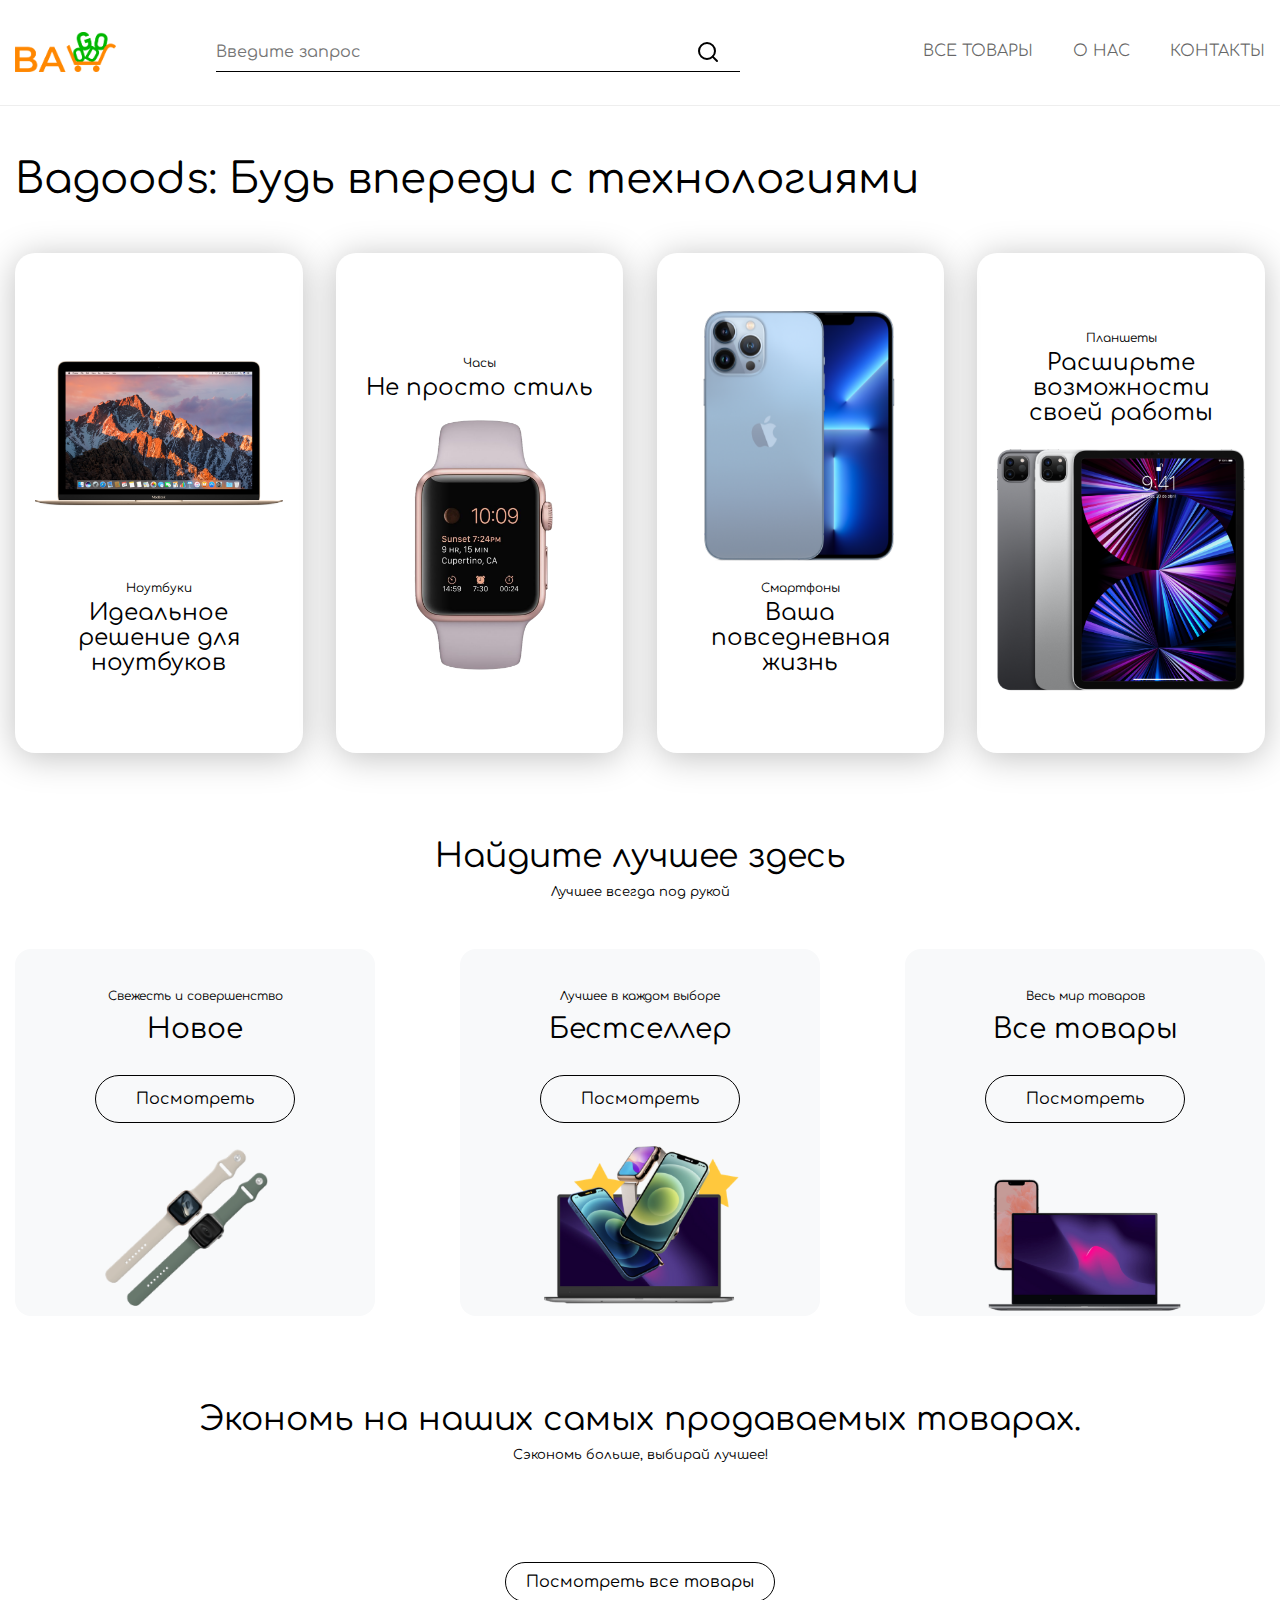
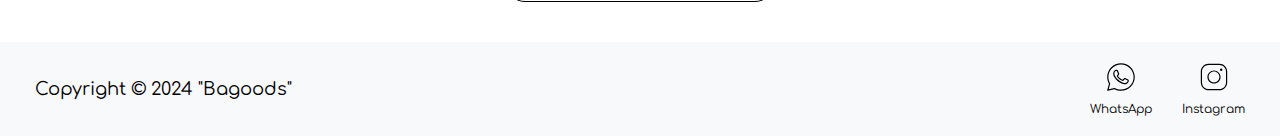
<file: index.html>
<!doctype html>
<html lang="en">
<head>
    <meta charset="UTF-8">
    <meta name="viewport"
          content="width=device-width, user-scalable=no, initial-scale=1.0, maximum-scale=1.0, minimum-scale=1.0">
    <meta http-equiv="X-UA-Compatible" content="ie=edge">
    <meta name="description" content="Магазин электроники и бытовой техники в Бишкеке. Широкий ассортимент электронных товаров и товаров бытовой техники по доступным ценам">
    <meta name="keywords" content="Bagoods, Магазин электроники, электроника, техника, Бишкек, apple, iphone, samsung, macbook, стиральные машины, телефон, планшет, ноутбуки, смартфоны, гаджеты, аксессуары, бытовая техника, умные устройства">
    <meta name="author" content="Bagoods">
    <meta name="robots" content="index, follow">
    <meta name="googlebot" content="index, follow">
    <meta name="yandex-verification" content="a5c0a622bbf318a3" />

    <meta property="og:title" content="Магазин электроники в Бишкеке">
    <meta property="og:description" content="Широкий ассортимент электронных товаров.">
    <meta property="og:url" content="https://bagoods.kg/">
    <meta property="og:type" content="website">

    <!-- Теги Twitter Card для лучшего отображения в Twitter -->
    <meta name="twitter:title" content="Магазин электроники в Бишкеке">
    <meta name="twitter:description" content="Широкий ассортимент электронных товаров.">

    <title>Bagoods</title>
    <link rel="preconnect" href="https://fonts.googleapis.com">
    <link rel="preconnect" href="https://fonts.gstatic.com" crossorigin>
    <link href="https://fonts.googleapis.com/css2?family=Comfortaa&display=swap" rel="stylesheet">
    <link rel="stylesheet" href="styles/style.css">
</head>
<body>
<header class="header">
    <div class="container">
        <div class="header-row">
            <div class="header-logo"><a href="index.html"><img src="images/logo.png" alt=""></a></div>
            <nav class="main-nav nav-hidden" id="mainNav">
                <form id="searchForm">
                    <div class="search-container">
                        <input type="text" id="searchInput" name="searchInput" placeholder="Введите запрос">
                        <button type="submit" id="searchButton">
                            <img src="images/icons/search-icon.svg" alt="Search Icon">
                        </button>
                    </div>
                    <div id="searchError" class="error-message"></div>
                </form>
                <ul class="header-links">
                    <li class="header-link"><a href="products.html">Все товары</a></li>
                    <li class="header-link"><a href="about-us.html">О нас</a></li>
                    <li class="header-link"><a href="contacts.html">Контакты</a></li>
                </ul>
            </nav>
            <button class="nav-btn" type="button" id="navBtn"><span></span></button>
        </div>
    </div>
</header>
    <main>
        <section class="hero">
            <div class="container">
                <h1>Bagoods: Будь впереди с технологиями</h1>
                <div class="boxes">
                    <div class="box box-1">
                        <a href="">
                            <img src="images/material/boxes-laptop.png" alt="">
                            <div class="boxes-text">
                                <p>Ноутбуки</p>
                                <h4>Идеальное решение для ноутбуков</h4>
                            </div>
                        </a>
                    </div>

                    <div class="box box-2">
                        <a href="">
                            <div class="boxes-text">
                                <p>Часы</p>
                                <h4>Не просто стиль</h4>
                            </div>
                            <img src="images/material/boxes-watch.png" alt="">
                        </a>
                    </div>

                    <div class="box box-3">
                        <a href="">
                            <img src="images/material/boxes-phones.png" alt="">
                            <div class="boxes-text">
                                <p>Смартфоны</p>
                                <h4>Ваша повседневная жизнь</h4>
                            </div>
                        </a>
                    </div>

                    <div class="box box-4">
                        <a href="">
                            <div class="boxes-text">
                                <p>Планшеты</p>
                                <h4>Расширьте возможности своей работы</h4>
                            </div>
                            <img src="images/material/boxes-tablet.png" alt="">
                        </a>
                    </div>
                </div>
            </div>
        </section>
        <section class="bestseller">
            <div class="container">
                <h2>Найдите лучшее здесь</h2>
                <p class="bestseller-signing">Лучшее всегда под рукой</p>
                <div class="bestseller-boxes">
                    <div class="bestseller-box">
                        <p>Свежесть и совершенство</p>
                        <h4>Новое</h4>
                        <a href="new-products.html">Посмотреть</a>
                        <img src="images/material/bestseller-watch.png" alt="">
                    </div>
                    <div class="bestseller-box">
                        <p>Лучшее в каждом выборе</p>
                        <h4>Бестселлер</h4>
                        <a href="bestseller-products.html">Посмотреть</a>
                        <img src="images/material/bestseller-phones.png" alt="">
                    </div>
                    <div class="bestseller-box">
                        <p>Весь мир товаров</p>
                        <h4>Все товары</h4>
                        <a href="products.html">Посмотреть</a>
                        <img src="images/material/bestseller-laptop.png" alt="">
                    </div>
                </div>
            </div>
        </section>
        <section class="all-products">
            <div class="container">
                <h2 class="index-all-products-header">Экономь на наших самых продаваемых товарах.</h2>
                <p class="all-products-signing">Сэкономь больше, выбирай лучшее!</p>

                <div class="index-all-products-boxes">

                </div>

            </div>
        </section>

        <div class="see-all-products">
            <a href="products.html">Посмотреть все товары</a>
        </div>

    </main>
    <footer class="footer">
        <div class="container">
            <div class="footer-wrapper">
                <span>Copyright © 2024 "Bagoods"</span>
                <div class="footer-icons">
                    <a class="footer-icon-whatsapp" href="#">WhatsApp</a>
                    <a class="footer-icon-instagram" href="#">Instagram</a>
                </div>
            </div>
        </div>
    </footer>
<script src="js/nav.js"></script>
<script>
    const allProducts = document.querySelector('.index-all-products-boxes');

    allProducts.addEventListener('click', (event) => {
        const target = event.target.closest('.all-products-box');
        if (target) {
            event.preventDefault();
            const productId = target.getAttribute('href').split('=').pop();
            window.open(`single-product.html?id=${productId}`);
        }
    });

    fetch('https://bagoods.kg/api/v1/products')
        .then(response => response.json())
        .then(data => {
            data.results.slice(0, 4).forEach(product => {
                const allProductsBox = document.createElement('a');
                allProductsBox.className = 'all-products-box';

                allProductsBox.href = `single-product.html?id=${product.id}`;

                const imageHTML = `<img src="https://bagoods.kg${product.main_image?.image || ''}" alt="${product.name}">`;
                const nameHTML = `<h4>${product.name}</h4>`;

                const priceHTML = product.old_price
                    ? `<span class="old-price">${product.old_price} с.</span><span class="price">${product.current_price} с.</span>`
                    : `<span class="price">${product.current_price} с.</span>`;

                allProductsBox.innerHTML = `${imageHTML}${nameHTML}${priceHTML}`;
                allProducts.appendChild(allProductsBox);
            });
        })
        .catch(error => {
            console.error('Ошибка запроса:', error);
        });


</script>
<script src="js/search.js"></script>
</body>
</html>
</file>
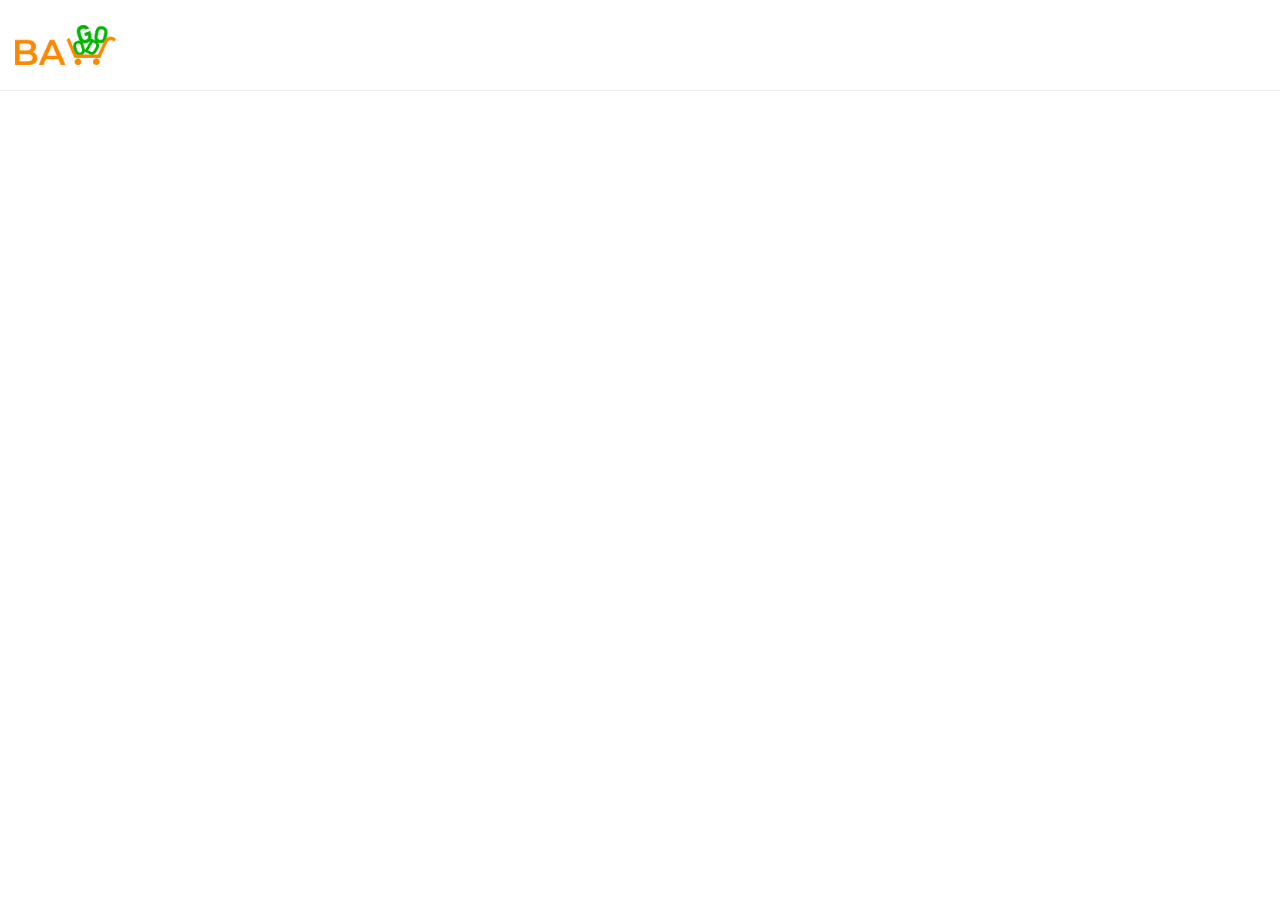
<file: bestseller-products.html>
<!doctype html>
<html lang="en">
<head>
    <meta charset="UTF-8">
    <meta name="viewport"
          content="width=device-width, user-scalable=no, initial-scale=1.0, maximum-scale=1.0, minimum-scale=1.0">
    <meta http-equiv="X-UA-Compatible" content="ie=edge">
    <meta name="description" content="Магазин электроники и бытовой техники в Бишкеке. Широкий ассортимент электронных товаров и товаров бытовой техники по доступным ценам">
    <meta name="keywords" content="Bagoods, Магазин электроники, электроника, техника, Бишкек, apple, iphone, samsung, macbook, стиральные машины, телефон, планшет, ноутбуки, смартфоны, гаджеты, аксессуары, бытовая техника, умные устройства">
    <meta name="author" content="Bagoods">
    <meta name="robots" content="index, follow">
    <meta name="googlebot" content="index, follow">
    <meta name="yandex-verification" content="a5c0a622bbf318a3" />

    <meta property="og:title" content="Магазин электроники в Бишкеке">
    <meta property="og:description" content="Широкий ассортимент электронных товаров.">
    <meta property="og:url" content="https://bagoods.kg/">
    <meta property="og:type" content="website">

    <!-- Теги Twitter Card для лучшего отображения в Twitter -->
    <meta name="twitter:title" content="Магазин электроники в Бишкеке">
    <meta name="twitter:description" content="Широкий ассортимент электронных товаров.">

    <title>Bagoods</title>
    <link rel="preconnect" href="https://fonts.googleapis.com">
    <link rel="preconnect" href="https://fonts.gstatic.com" crossorigin>
    <link href="https://fonts.googleapis.com/css2?family=Comfortaa&display=swap" rel="stylesheet">
    <link rel="stylesheet" href="styles/style.css">
</head>
<body>
<header class="header">
    <div class="container">
        <div class="header-row">
            <div class="header-logo"><a href="index.html"><img src="images/logo.png" alt=""></a></div>
            <nav class="main-nav nav-hidden" id="mainNav">
                <form id="searchForm">
                    <div class="search-container">
                        <input type="text" id="searchInput" name="searchInput" placeholder="Введите запрос">
                        <button type="submit" id="searchButton">
                            <img src="images/icons/search-icon.svg" alt="Search Icon">
                        </button>
                    </div>
                    <div id="searchError" class="error-message"></div>
                </form>
                <ul class="header-links">
                    <li class="header-link"><a href="products.html">Все товары</a></li>
                    <li class="header-link"><a href="about-us.html">О нас</a></li>
                    <li class="header-link"><a href="contacts.html">Контакты</a></li>
                </ul>
            </nav>
            <button class="nav-btn" type="button" id="navBtn"><span></span></button>
        </div>
    </div>
</header>
<main>
    <div class="bestseller-products">
        <div class="container">
            <div class="bestseller-products-boxes" id="allProductsBoxes">

            </div>
        </div>
    </div>
</main>
<script>
    document.addEventListener('DOMContentLoaded', () => {
        const allProducts = document.getElementById('allProductsBoxes');

        fetch('https://bagoods.kg/api/v1/products/?ordering=-order_count')
            .then(response => response.json())
            .then(data => {
                data.results.forEach(product => {
                    const allProductsBox = document.createElement('a');
                    allProductsBox.className = 'all-products-box';
                    allProductsBox.href = `https://bagoods.kg/single-product.html?id=${product.id}`;

                    const imageHTML = `<img src="https://bagoods.kg${product.main_image?.image || ''}" alt="${product.name}">`;
                    const nameHTML = `<h4>${product.name}</h4>`;

                    const priceHTML = product.old_price
                        ? `<span class="old-price">${product.old_price} с.</span><span class="price">${product.current_price} с.</span>`
                        : `<span class="price">${product.current_price} с.</span>`;

                    allProductsBox.innerHTML = `${imageHTML}${nameHTML}${priceHTML}`;
                    allProducts.appendChild(allProductsBox);
                });
            })
            .catch(error => {
                console.error('Ошибка запроса товаров:', error);
            });
    });
</script>
</body>
</html>
</file>
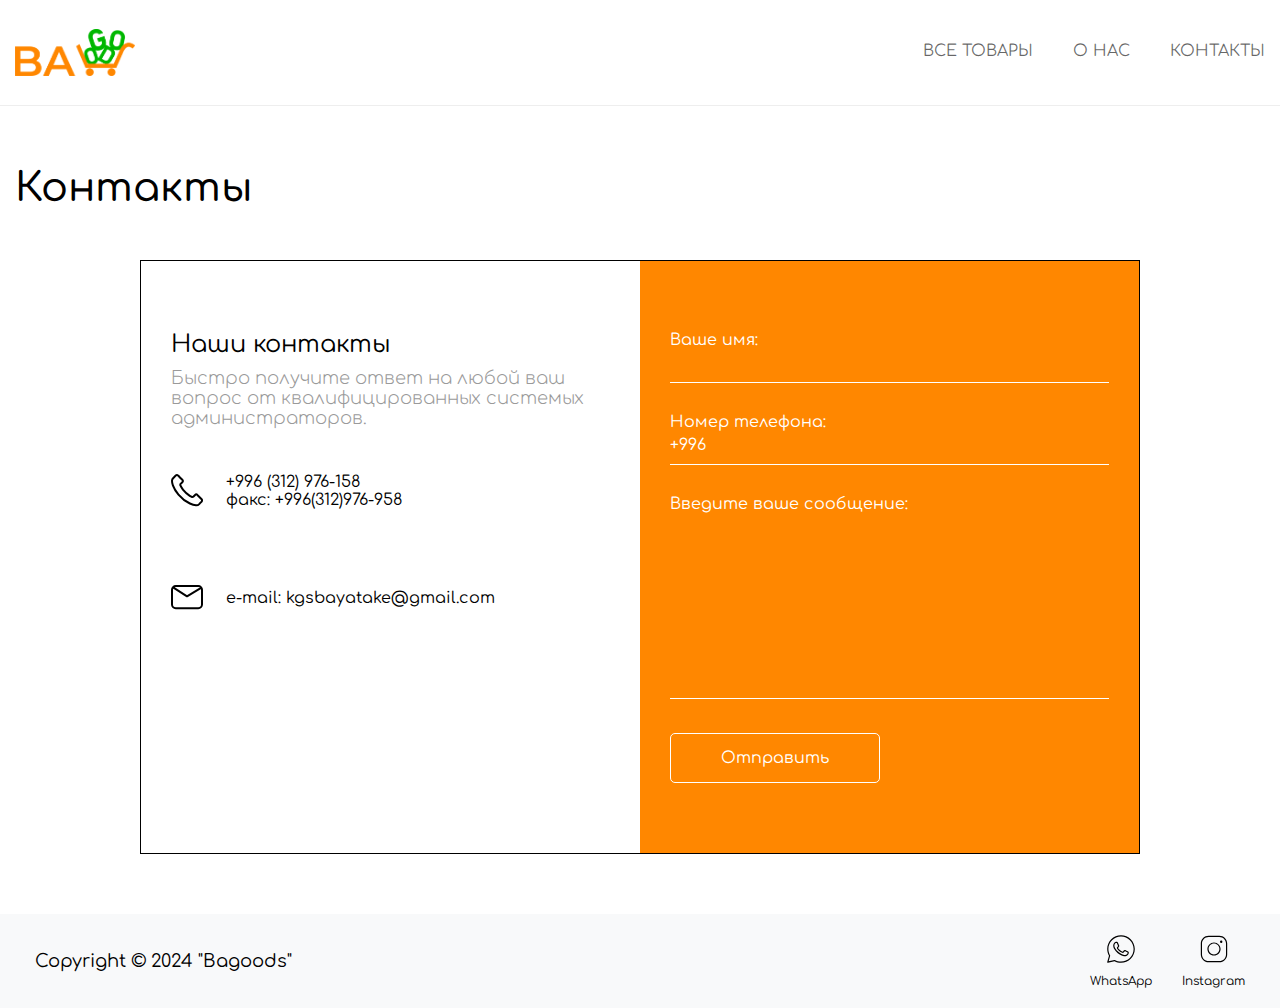
<file: contacts.html>
<!doctype html>
<html lang="en">
<head>
    <meta charset="UTF-8">
    <meta name="viewport"
          content="width=device-width, user-scalable=no, initial-scale=1.0, maximum-scale=1.0, minimum-scale=1.0">
    <meta http-equiv="X-UA-Compatible" content="ie=edge">
    <meta name="description" content="Магазин электроники и бытовой техники в Бишкеке. Широкий ассортимент электронных товаров и товаров бытовой техники по доступным ценам">
    <meta name="keywords" content="Bagoods, Магазин электроники, электроника, техника, Бишкек, apple, iphone, samsung, macbook, стиральные машины, телефон, планшет, ноутбуки, смартфоны, гаджеты, аксессуары, бытовая техника, умные устройства">
    <meta name="author" content="Bagoods">
    <meta name="robots" content="index, follow">
    <meta name="googlebot" content="index, follow">
    <meta name="yandex-verification" content="a5c0a622bbf318a3" />

    <meta property="og:title" content="Магазин электроники в Бишкеке">
    <meta property="og:description" content="Широкий ассортимент электронных товаров.">
    <meta property="og:url" content="https://bagoods.kg/">
    <meta property="og:type" content="website">

    <!-- Теги Twitter Card для лучшего отображения в Twitter -->
    <meta name="twitter:title" content="Магазин электроники в Бишкеке">
    <meta name="twitter:description" content="Широкий ассортимент электронных товаров.">

    <title>Bagoods</title>
    <link rel="preconnect" href="https://fonts.googleapis.com">
    <link rel="preconnect" href="https://fonts.gstatic.com" crossorigin>
    <link href="https://fonts.googleapis.com/css2?family=Comfortaa&display=swap" rel="stylesheet">
    <link rel="stylesheet" href="styles/style.css">
</head>
<body>
    <header class="header">
        <div class="container">
            <div class="header-row header-row-no-input">
                <div class="header-logo"><a href="index.html"><img src="images/logo.png" alt=""></a></div>
                <nav class="main-nav nav-hidden" id="mainNav">
                    <ul class="header-links">
                        <li class="header-link"><a href="products.html">Все товары</a></li>
                        <li class="header-link"><a href="about-us.html">О нас</a></li>
                        <li class="header-link"><a href="">Контакты</a></li>
                    </ul>
                </nav>
                <button class="nav-btn" type="button" id="navBtn"><span></span></button>
            </div>
        </div>
    </header>
    <main>
        <section class="contacts-page">
            <div class="container">
                <h3>Контакты</h3>
                <div class="contacts-page-wrapper">
                    <div class="contacts-page-sides">
                        <div class="contacts-page-left">
                            <h4>Наши контакты</h4>
                            <p>Быстро получите ответ на любой ваш вопрос от квалифицированных системых администраторов.</p>

                            <div class="contacts-page-left-info">
                                <div class="contacts-page-left-info-element contacts-page-left-info-element-1">
                                    <a href="tel:996312976158">+996 (312) 976-158</a><br>
                                    <a href="tel:996312976958">факс: +996(312)976-958</a>
                                </div>
                                <div class="contacts-page-left-info-element contacts-page-left-info-element-2">
                                    <a href="mailto:kgsbayatake@gmail.com">e-mail: kgsbayatake@gmail.com</a>
                                </div>
                            </div>
                        </div>
                        <div class="contacts-page-right">
                            <div class="request-has-been-sent" id="response-message">Ваш запрос отправлен!</div>
                            <form action="" id="request-form">
                                <p>Ваше имя:</p>
                                <input type="text" name="name" required>
                                <p>Номер телефона:</p>
                                <input type="tel" name="phone" value="+996 " required>
                                <p>Введите ваше сообщение:</p>
                                <textarea name="message" id="" cols="20" rows="10"  required></textarea>
                                <button type="button" onclick="submitForm()">Отправить</button>
                                <div class="request-success-message" id="success-message">Успешно отправлено!</div>

                            </form>
                        </div>
                    </div>
                </div>
            </div>
        </section>
    </main>
    <footer class="footer">
        <div class="container">
            <div class="footer-wrapper">
                <span>Copyright © 2024 "Bagoods"</span>
                <div class="footer-icons">
                    <a class="footer-icon-whatsapp" href="#">WhatsApp</a>
                    <a class="footer-icon-instagram" href="#">Instagram</a>
                </div>
            </div>
        </div>
    </footer>

    <script>
        function submitForm() {
            const form = document.getElementById('request-form');
            const formData = new FormData(form);

            fetch('/api/v1/message/', {
                method: 'POST',
                body: formData
            })
                .then(response => response.json())
                .then(data => {
                    displayResponse(data);
                })
                .catch(error => {
                    console.error('Error:', error);
                });
        }

        function displayResponse(data) {
            const responseMessage = document.getElementById('success-message');
            responseMessage.innerHTML = 'Успешно отправлено!';

            responseMessage.style.display = 'block';

            setTimeout(function () {
                responseMessage.style.display = 'none';
            }, 3000); // Hide after 3 seconds
        }

    </script>
    <script src="js/nav.js"></script>
</body>
</html>
</file>
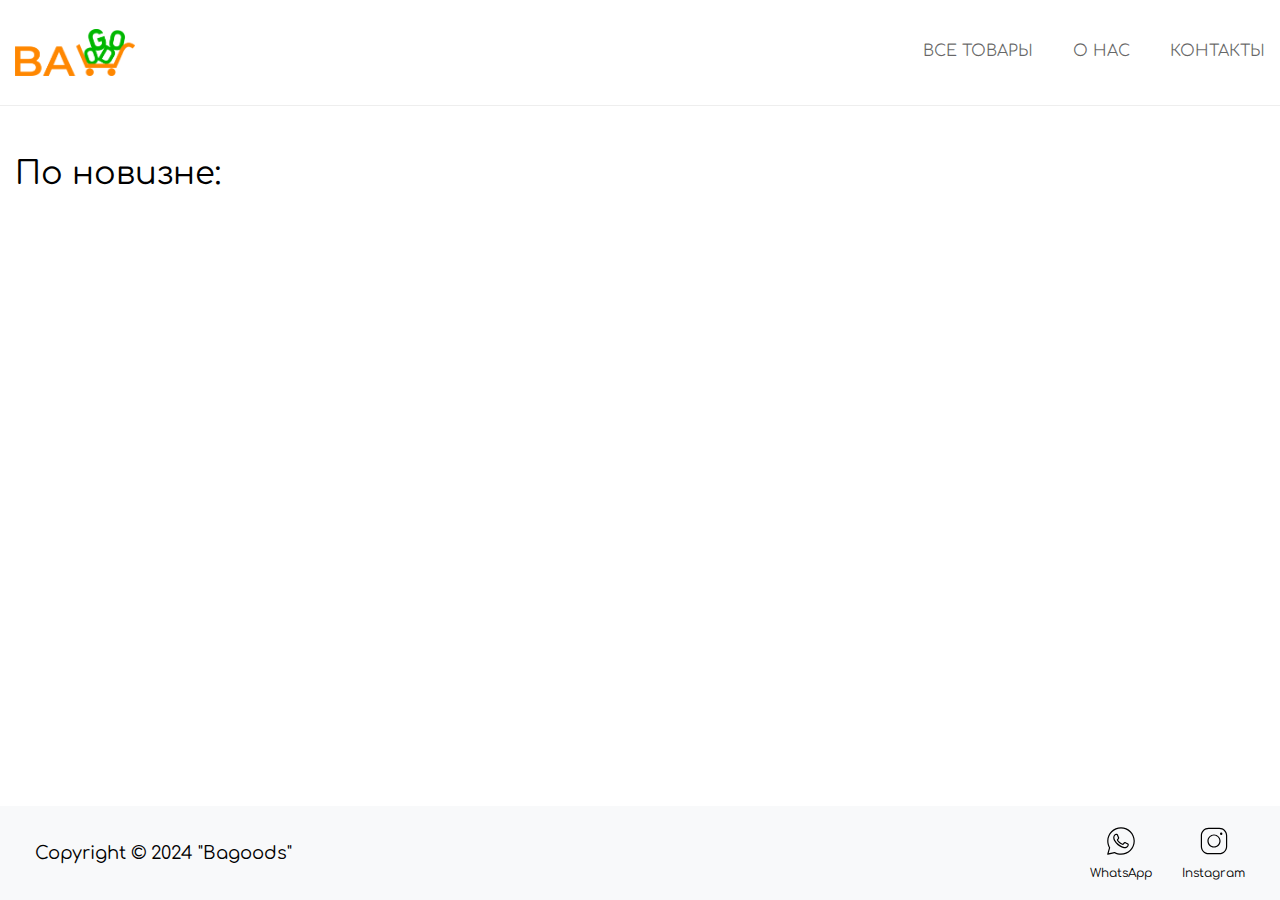
<file: new-products.html>
<!doctype html>
<html lang="en">
<head>
    <meta charset="UTF-8">
    <meta name="viewport"
          content="width=device-width, user-scalable=no, initial-scale=1.0, maximum-scale=1.0, minimum-scale=1.0">
    <meta http-equiv="X-UA-Compatible" content="ie=edge">
    <meta name="description" content="Магазин электроники и бытовой техники в Бишкеке. Широкий ассортимент электронных товаров и товаров бытовой техники по доступным ценам">
    <meta name="keywords" content="Bagoods, Магазин электроники, электроника, техника, Бишкек, apple, iphone, samsung, macbook, стиральные машины, телефон, планшет, ноутбуки, смартфоны, гаджеты, аксессуары, бытовая техника, умные устройства">
    <meta name="author" content="Bagoods">
    <meta name="robots" content="index, follow">
    <meta name="googlebot" content="index, follow">
    <meta name="yandex-verification" content="a5c0a622bbf318a3" />

    <meta property="og:title" content="Магазин электроники в Бишкеке">
    <meta property="og:description" content="Широкий ассортимент электронных товаров.">
    <meta property="og:url" content="https://bagoods.kg/">
    <meta property="og:type" content="website">

    <!-- Теги Twitter Card для лучшего отображения в Twitter -->
    <meta name="twitter:title" content="Магазин электроники в Бишкеке">
    <meta name="twitter:description" content="Широкий ассортимент электронных товаров.">

    <title>Bagoods</title>
    <link rel="preconnect" href="https://fonts.googleapis.com">
    <link rel="preconnect" href="https://fonts.gstatic.com" crossorigin>
    <link href="https://fonts.googleapis.com/css2?family=Comfortaa&display=swap" rel="stylesheet">
    <link rel="stylesheet" href="styles/style.css">
</head>
<body>
<header class="header">
    <div class="container">
        <div class="header-row header-row-no-input">
            <div class="header-logo"><a href="index.html"><img src="images/logo.png" alt=""></a></div>
            <nav class="main-nav nav-hidden" id="mainNav">
                <ul class="header-links">
                    <li class="header-link"><a href="products.html">Все товары</a></li>
                    <li class="header-link"><a href="about-us.html">О нас</a></li>
                    <li class="header-link"><a href="">Контакты</a></li>
                </ul>
            </nav>
            <button class="nav-btn" type="button" id="navBtn"><span></span></button>
        </div>
    </div>
</header>
<main>
    <div class="bestseller-products">
        <div class="container">
            <div class="all-products">
                <h2 style="font-size: 32px; text-align:start; margin-bottom: 20px;">По новизне:</h2>

                <div class="bestseller-products-boxes" id="allProductsBoxes">

                </div>
            </div>
        </div>
    </div>
</main>
<footer class="footer">
    <div class="container">
        <div class="footer-wrapper">
            <span>Copyright © 2024 "Bagoods"</span>
            <div class="footer-icons">
                <a class="footer-icon-whatsapp" href="#">WhatsApp</a>
                <a class="footer-icon-instagram" href="#">Instagram</a>
            </div>
        </div>
    </div>
</footer>
<script>
    document.addEventListener('DOMContentLoaded', () => {
        const allProducts = document.getElementById('allProductsBoxes');

        fetch('https://bagoods.kg/api/v1/products/?ordering=-created_at')
            .then(response => response.json())
            .then(data => {
                data.results.forEach(product => {
                    const allProductsBox = document.createElement('a');
                    allProductsBox.className = 'all-products-box';
                    allProductsBox.href = `https://bagoods.kg/single-product.html?id=${product.id}`;

                    const imageHTML = `<img src="https://bagoods.kg${product.main_image?.image || ''}" alt="${product.name}">`;
                    const nameHTML = `<h4>${product.name}</h4>`;

                    const priceHTML = product.old_price
                        ? `<span class="old-price">${product.old_price} с.</span><span class="price">${product.current_price} с.</span>`
                        : `<span class="price">${product.current_price} с.</span>`;

                    allProductsBox.innerHTML = `${imageHTML}${nameHTML}${priceHTML}`;
                    allProducts.appendChild(allProductsBox);
                });
            })
            .catch(error => {
                console.error('Ошибка запроса товаров:', error);
            });
    });
</script>
<script src="js/nav.js"></script>
</body>
</html>
</file>
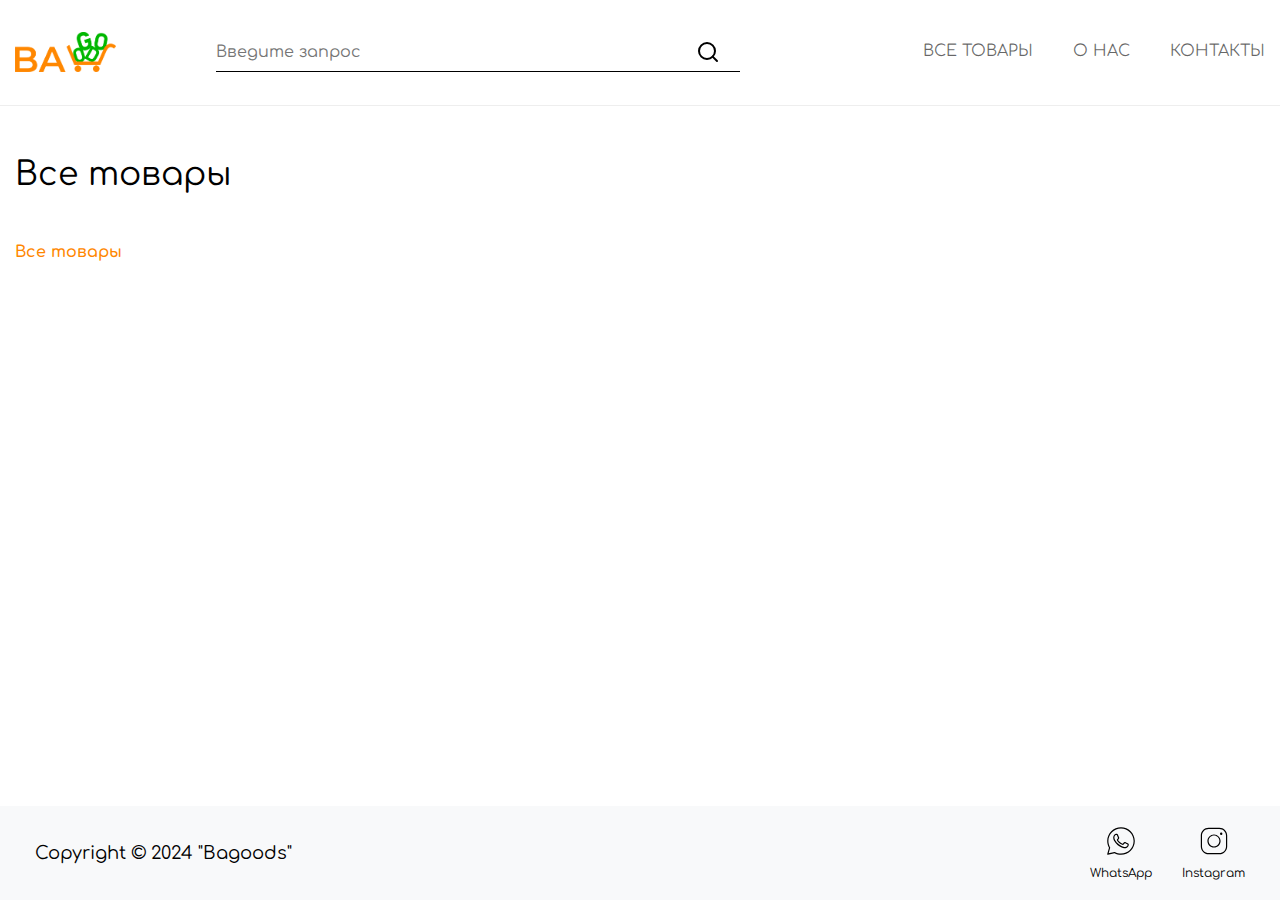
<file: products.html>
<!doctype html>
<html lang="en">
<head>
    <meta charset="UTF-8">
    <meta name="viewport"
          content="width=device-width, user-scalable=no, initial-scale=1.0, maximum-scale=1.0, minimum-scale=1.0">
    <meta http-equiv="X-UA-Compatible" content="ie=edge">
    <meta name="description" content="Магазин электроники и бытовой техники в Бишкеке. Широкий ассортимент электронных товаров и товаров бытовой техники по доступным ценам">
    <meta name="keywords" content="Bagoods, Магазин электроники, электроника, техника, Бишкек, apple, iphone, samsung, macbook, стиральные машины, телефон, планшет, ноутбуки, смартфоны, гаджеты, аксессуары, бытовая техника, умные устройства">
    <meta name="author" content="Bagoods">
    <meta name="robots" content="index, follow">
    <meta name="googlebot" content="index, follow">
    <meta name="yandex-verification" content="a5c0a622bbf318a3" />

    <meta property="og:title" content="Магазин электроники в Бишкеке">
    <meta property="og:description" content="Широкий ассортимент электронных товаров.">
    <meta property="og:url" content="https://bagoods.kg/">
    <meta property="og:type" content="website">

    <!-- Теги Twitter Card для лучшего отображения в Twitter -->
    <meta name="twitter:title" content="Магазин электроники в Бишкеке">
    <meta name="twitter:description" content="Широкий ассортимент электронных товаров.">

    <title>Bagoods</title>
    <link rel="preconnect" href="https://fonts.googleapis.com">
    <link rel="preconnect" href="https://fonts.gstatic.com" crossorigin>
    <link href="https://fonts.googleapis.com/css2?family=Comfortaa&display=swap" rel="stylesheet">
    <link rel="stylesheet" href="styles/style.css">
</head>
<body>
<header class="header">
    <div class="container">
        <div class="header-row">
            <div class="header-logo"><a href="index.html"><img src="images/logo.png" alt=""></a></div>
            <nav class="main-nav nav-hidden" id="mainNav">
                <form id="searchForm">
                    <div class="search-container">
                        <input type="text" id="searchInput" name="searchInput" placeholder="Введите запрос">
                        <button type="submit" id="searchButton">
                            <img src="images/icons/search-icon.svg" alt="Search Icon">
                        </button>
                    </div>
                    <div id="searchError" class="error-message"></div>
                </form>
                <ul class="header-links">
                    <li class="header-link"><a href="">Все товары</a></li>
                    <li class="header-link"><a href="about-us.html">О нас</a></li>
                    <li class="header-link"><a href="contacts.html">Контакты</a></li>
                </ul>
            </nav>
            <button class="nav-btn" type="button" id="navBtn"><span></span></button>
        </div>
    </div>
</header>
<main>
    <section class="all-products">
        <div class="container">
            <h1>Все товары</h1>
            <div class="all-products-sides">
                <aside class="sidebar">
                    <ul id="categoryList"></ul>
                </aside>

                <div class="all-products-right">
                    <div class="all-products-boxes"></div>
                </div>


            </div>
        </div>
    </section>

</main>
<footer class="footer">
    <div class="container">
        <div class="footer-wrapper">
            <span>Copyright © 2024 "Bagoods"</span>
            <div class="footer-icons">
                <a class="footer-icon-whatsapp" href="#">WhatsApp</a>
                <a class="footer-icon-instagram" href="#">Instagram</a>
            </div>
        </div>
    </div>
</footer>
<script>
    document.addEventListener('DOMContentLoaded', () => {
        const allProducts = document.querySelector('.all-products-boxes');
        const categoryList = document.getElementById('categoryList');
        const showAllProductsLi = document.createElement('li');
        const showAllProductsLink = document.createElement('a');
        const showAllProductsBtn = document.getElementById('showAllProducts');

        showAllProductsLink.href = '#';
        showAllProductsLink.textContent = 'Все товары';
        showAllProductsLi.appendChild(showAllProductsLink);

        categoryList.appendChild(showAllProductsLi);

        showAllProductsLi.classList.add('active');

        fetch('https://bagoods.kg/api/v1/category-list/')
            .then(response => response.json())
            .then(categories => {
                categories.forEach(category => {
                    const categoryItem = document.createElement('li');
                    const categoryLink = document.createElement('a');

                    categoryLink.href = '#';
                    categoryLink.setAttribute('data-slug', category.slug);
                    categoryLink.textContent = category.name;

                    categoryItem.appendChild(categoryLink);
                    categoryList.appendChild(categoryItem);

                    categoryItem.addEventListener('click', (event) => {
                        const target = event.target.closest('a');
                        if (target) {
                            event.preventDefault();
                            const slug = target.getAttribute('data-slug');
                            filterProductsByCategory(slug);

                            document.querySelectorAll('#categoryList li').forEach(catItem => {
                                catItem.classList.remove('active');
                            });

                            target.parentNode.classList.add('active');
                        }
                    });
                });
            })
            .catch(error => {
                console.error('Ошибка запроса категорий:', error);
            });

        showAllProductsLink.addEventListener('click', (event) => {
            event.preventDefault();
            fetchAllProducts();

            document.querySelectorAll('#categoryList li').forEach(categoryItem => {
                categoryItem.classList.remove('active');
            });

            showAllProductsLi.classList.add('active');
        });

        fetchAllProducts();

        function fetchAllProducts() {
            fetchProducts('https://bagoods.kg/api/v1/products');
        }

        function filterProductsByCategory(slug) {
            fetchProducts(`https://bagoods.kg/api/v1/category-products/${slug}`);
        }

        function fetchProducts(url) {
            allProducts.innerHTML = '';

            fetch(url)
                .then(response => response.json())
                .then(data => {
                    data.results.forEach(product => {
                        const allProductsBox = document.createElement('a');
                        allProductsBox.className = 'all-products-box';
                        allProductsBox.href = `https://bagoods.kg/single-product.html?id=${product.id}`;

                        const imageHTML = `<img src="https://bagoods.kg${product.main_image?.image || ''}" alt="${product.name}">`;
                        const nameHTML = `<h4>${product.name}</h4>`;

                        const priceHTML = product.old_price
                            ? `<span class="old-price">${product.old_price} с.</span><span class="price">${product.current_price} с.</span>`
                            : `<span class="price">${product.current_price} с.</span>`;

                        allProductsBox.innerHTML = `${imageHTML}${nameHTML}${priceHTML}`;
                        allProducts.appendChild(allProductsBox);
                    });
                })
                .catch(error => {
                    console.error('Ошибка запроса товаров:', error);
                });
        }
    });
</script>
<script src="js/nav.js"></script>
<script src="js/search.js"></script>
</body>
</file>
<file: styles/style.css>
@charset "UTF-8";
html {
  scroll-behavior: smooth;
}

body {
  font-family: "Comfortaa", sans-serif;
  font-size: 16px;
  margin: 0;
  color: #000;
  background: #fff;
  overflow-x: hidden;
  min-height: 100vh;
  display: flex;
  flex-direction: column;
}

main {
  flex: 1;
}

.container {
  max-width: 1360px;
  margin: 0 auto;
  padding: 0 15px;
}

.clearfix::after {
  content: "";
  display: table;
  clear: both;
}

/*reseting all base styles*/
*,
*::before,
*::after {
  padding: 0px;
  margin: 0px;
  border: none;
  box-sizing: border-box;
}

/* reseting links */
a, a:visited {
  color: inherit;
  text-decoration: none;
}

a:hover {
  color: inherit;
  text-decoration: none;
}

a:focus,
a:active {
  outline: none;
}

/* common */
aside, nav, footer, header, section, main {
  display: block;
}

h1, h2, h3, h4, h5, p {
  font-size: inherit;
  font-weight: inherit;
  line-height: inherit;
}

/* отступ от другого пар. */
p + p {
  margin-top: 1em;
}

ul {
  list-style: none;
}

img, svg {
  vertical-align: top;
  max-width: 100%;
  height: auto;
}

/* form */
input, textarea, button, select {
  font-family: inherit;
  font-size: inherit;
}

input::-ms-clear {
  display: none;
}

button, input[type=submit] {
  display: inline-block;
  box-shadow: none;
  background-color: transparent;
  background: none;
  cursor: pointer;
}

input:focus, input:active,
button:focus, button:active {
  outline: none;
}

button::-moz-focus-inner {
  padding: 0;
  border: 0;
}

label {
  cursor: pointer;
}

legend {
  display: block;
}

.header {
  padding: 25px 0;
  border-bottom: 1px solid #eee;
}
@media screen and (max-width: 640px) {
  .header {
    padding: 10px 0;
  }
}
.header .header-row {
  display: flex;
  justify-content: space-between;
  align-items: center;
  position: relative;
}
@media screen and (max-width: 1024px) {
  .header .header-row {
    display: block;
  }
}
.header .header-row .header-logo {
  margin-right: 100px;
}
@media screen and (max-width: 1024px) {
  .header .header-row .header-logo {
    margin-bottom: 20px;
  }
}
.header .header-row .header-logo img {
  width: 120px;
}
.header .header-row #searchForm {
  width: 50%;
}
@media screen and (max-width: 480px) {
  .header .header-row #searchForm {
    width: 100%;
  }
}
.header .header-row #searchForm .search-container {
  position: relative;
  width: 100%;
}
.header .header-row #searchForm .search-container #searchInput {
  padding: 10px 60px 10px 0;
  border-bottom: 1px solid #000;
  width: 100%;
}
.header .header-row #searchForm .search-container #searchButton {
  position: absolute;
  top: 50%;
  right: 20px;
  transform: translateY(-50%);
  border: none;
  background: none;
  cursor: pointer;
}
.header .header-row #searchForm .search-container .error-message {
  color: red;
  margin-top: 5px;
}
.header .header-row .header-links .header-link {
  text-transform: uppercase;
}
.header .header-row .header-links .header-link:not(:last-child) {
  margin-right: 40px;
}
@media screen and (max-width: 1024px) {
  .header .header-row .header-links .header-link:not(:last-child) {
    margin-right: 0;
  }
}
.header .header-row-no-input .main-nav {
  width: auto;
}

.main-nav {
  overflow: hidden;
  max-height: 0;
  transition: max-height 0.4s ease; /* Добавлено правило для плавности перехода */
  display: flex;
  justify-content: space-between;
  width: 100%;
  align-items: center;
}
@media screen and (max-width: 1024px) {
  .main-nav {
    display: block;
    width: auto;
  }
}

.main-nav ul {
  display: flex;
  justify-content: space-between;
  margin: 0;
  list-style: none;
  padding: 18px 0 19px;
  font-size: 16px;
  line-height: 110%;
}
@media screen and (max-width: 1024px) {
  .main-nav ul {
    display: block;
    padding: 12px 0;
  }
}

@media screen and (max-width: 1024px) {
  .main-nav li {
    padding: 6px 0;
    border-bottom: 1px solid rgba(0, 0, 0, 0.1);
  }
}

.main-nav li:hover {
  text-shadow: 0 0 1px rgba(0, 0, 0, 0.5);
  transition: 0.3 ease-out;
}

.main-nav li:active {
  opacity: 0.7;
}

.main-nav a {
  color: rgba(0, 0, 0, 0.6);
}

.nav-btn {
  width: 50px;
  height: 50px;
  position: absolute;
  right: 0px;
  top: 7px;
  display: none;
  border: 1px solid rgba(0, 0, 0, 0.3);
  background: transparent;
  border-radius: 5px;
  cursor: pointer;
}
@media screen and (max-width: 1024px) {
  .nav-btn {
    display: block;
  }
}

.nav-btn span,
.nav-btn span::before,
.nav-btn span::after {
  height: 3px;
  width: 36px;
  background: rgb(0, 0, 0);
  position: absolute;
  border-radius: 15px;
}

.nav-btn span {
  top: 50%;
  left: 50%;
  margin-left: -18px;
  margin-top: -1px;
}

.nav-btn span::before,
.nav-btn span::after {
  content: "";
  left: 0;
}

.nav-btn span::before {
  top: -8px;
}

.nav-btn span::after {
  bottom: -8px;
}

.nav-btn:hover {
  transition: 0.2s;
  border: 1px solid rgba(0, 0, 0, 0.5);
}

.nav-btn:active {
  box-shadow: inset 0 0 5px rgba(0, 0, 0, 0.5);
}

@media screen and (max-width: 1024px) {
  .nav-hidden {
    height: 0;
  }
}

.hero {
  padding: 50px 0;
}
.hero h1 {
  font-size: 42px;
  margin-bottom: 50px;
}
@media screen and (max-width: 420px) {
  .hero h1 {
    font-size: 30px;
  }
}
.hero .boxes {
  display: flex;
  flex-wrap: wrap;
  justify-content: space-between;
}
@media screen and (max-width: 1024px) {
  .hero .boxes {
    gap: 50px;
  }
}
@media screen and (max-width: 640px) {
  .hero .boxes {
    gap: 20px;
  }
}
.hero .boxes .box {
  width: calc((100% - 100px) / 4);
  height: 500px;
  box-shadow: 0 4px 35px 0 rgba(0, 0, 0, 0.25);
  justify-content: center;
  text-align: center;
  display: flex;
  flex-direction: column;
  border-radius: 20px;
}
@media screen and (max-width: 1024px) {
  .hero .boxes .box {
    width: calc((100% - 50px) / 2);
  }
}
@media screen and (max-width: 640px) {
  .hero .boxes .box {
    height: 250px;
    width: calc((100% - 20px) / 2);
  }
}
.hero .boxes .box a {
  margin: auto;
  padding: 20px;
}
.hero .boxes .box a .boxes-text {
  margin: 20px 0;
}
.hero .boxes .box a .boxes-text p {
  font-size: 12px;
  margin-bottom: 5px;
}
@media screen and (max-width: 640px) {
  .hero .boxes .box a .boxes-text p {
    font-size: 8px;
  }
}
.hero .boxes .box a .boxes-text h4 {
  font-size: 23px;
}
@media screen and (max-width: 640px) {
  .hero .boxes .box a .boxes-text h4 {
    font-size: 13px;
  }
}
.hero .boxes .box a img {
  width: 250px;
  height: 250px;
}
@media screen and (max-width: 640px) {
  .hero .boxes .box a img {
    width: 100px;
    height: 100px;
  }
}

.bestseller {
  padding: 35px 0;
}
.bestseller h2 {
  font-size: 33px;
  text-align: center;
  margin-bottom: 10px;
}
@media screen and (max-width: 420px) {
  .bestseller h2 {
    font-size: 23px;
  }
}
.bestseller .bestseller-signing {
  text-align: center;
  font-size: 13px;
  margin-bottom: 50px;
}
.bestseller .bestseller-boxes {
  display: flex;
  justify-content: space-between;
  flex-wrap: wrap;
  gap: 30px;
}
@media screen and (max-width: 840px) {
  .bestseller .bestseller-boxes {
    flex-direction: column;
    align-items: center;
  }
}
.bestseller .bestseller-boxes .bestseller-box {
  width: 360px;
  text-align: center;
  border-radius: 16px;
  background: #F8F9FA;
  padding: 40px 80px 0;
  display: flex;
  flex-direction: column;
}
@media screen and (max-width: 1200px) {
  .bestseller .bestseller-boxes .bestseller-box {
    width: 310px;
  }
}
@media screen and (max-width: 1024px) {
  .bestseller .bestseller-boxes .bestseller-box {
    width: 250px;
    padding: 35px 20px 0;
  }
}
@media screen and (max-width: 840px) {
  .bestseller .bestseller-boxes .bestseller-box {
    width: 360px;
    padding: 40px 80px 0;
  }
}
@media screen and (max-width: 420px) {
  .bestseller .bestseller-boxes .bestseller-box {
    width: 250px;
    padding: 35px 20px 0;
  }
}
.bestseller .bestseller-boxes .bestseller-box p {
  font-size: 12px;
  margin-bottom: 10px;
}
.bestseller .bestseller-boxes .bestseller-box h4 {
  font-size: 28px;
  margin-bottom: 30px;
}
.bestseller .bestseller-boxes .bestseller-box a {
  padding-top: 14px;
  padding-bottom: 14px;
  border-radius: 200px;
  border: 1px solid #000;
}
@media screen and (max-width: 840px) {
  .bestseller .bestseller-boxes .bestseller-box a {
    margin-bottom: 30px;
  }
}
.bestseller .bestseller-boxes .bestseller-box img {
  margin-top: auto;
}

.footer {
  background: #F8F9FA;
  padding: 20px;
  margin-top: auto;
}
.footer .footer-wrapper {
  display: flex;
  justify-content: space-between;
  align-items: center;
}
.footer .footer-wrapper span {
  font-size: 18px;
}
@media screen and (max-width: 640px) {
  .footer .footer-wrapper span {
    font-size: 9px;
  }
}
.footer .footer-wrapper .footer-icons {
  display: flex;
}
.footer .footer-wrapper .footer-icons a {
  display: block;
  font-size: 12px;
}
@media screen and (max-width: 640px) {
  .footer .footer-wrapper .footer-icons a {
    font-size: 8px;
  }
}
.footer .footer-wrapper .footer-icons .footer-icon-whatsapp {
  padding-top: 40px;
  background: url("../images/icons/whatsapp.svg") no-repeat 50% 0;
  margin-right: 30px;
}
@media screen and (max-width: 640px) {
  .footer .footer-wrapper .footer-icons .footer-icon-whatsapp {
    background: url("../images/icons/whatsapp-small.svg") no-repeat 50% 0;
    padding-top: 20px;
  }
}
.footer .footer-wrapper .footer-icons .footer-icon-instagram {
  padding-top: 40px;
  background: url("../images/icons/instagram.svg") no-repeat 50% 0;
}
@media screen and (max-width: 640px) {
  .footer .footer-wrapper .footer-icons .footer-icon-instagram {
    background: url("../images/icons/instagram-small.svg") no-repeat 50% 0;
    padding-top: 20px;
  }
}

.all-products {
  padding: 50px 0;
}
@media screen and (max-width: 640px) {
  .all-products {
    padding: 25px 0;
  }
}
.all-products h1 {
  font-size: 33px;
  margin-bottom: 30px;
}
.all-products h2 {
  font-size: 33px;
  text-align: center;
  margin-bottom: 10px;
}
@media screen and (max-width: 420px) {
  .all-products h2 {
    font-size: 23px;
  }
}
.all-products .all-products-sides {
  display: flex;
}
.all-products .all-products-sides .sidebar {
  width: 20%;
}
.all-products .all-products-sides .sidebar li {
  margin-top: 20px;
}
@media screen and (max-width: 840px) {
  .all-products .all-products-sides .sidebar li {
    font-size: 14px;
  }
}
@media screen and (max-width: 640px) {
  .all-products .all-products-sides .sidebar li {
    font-size: 11px;
  }
}
.all-products .all-products-sides .sidebar li:not(:first-child) {
  border-top: 1px solid #eee;
  padding-top: 20px;
}
.all-products .all-products-sides .sidebar .active {
  font-weight: 600;
  color: #FF8700;
}
.all-products .all-products-sides .all-products-right {
  width: 80%;
}
.all-products .all-products-signing {
  text-align: center;
  font-size: 13px;
  margin-bottom: 50px;
}
@media screen and (max-width: 480px) {
  .all-products .all-products-boxes .all-products-box {
    width: 80% !important;
  }
}
.all-products .all-products-boxes, .all-products .index-all-products-boxes, .all-products .bestseller-products-boxes {
  display: flex;
  flex-wrap: wrap;
  gap: 20px;
  justify-content: center;
}
.all-products .all-products-boxes .all-products-box, .all-products .index-all-products-boxes .all-products-box, .all-products .bestseller-products-boxes .all-products-box {
  width: 300px;
  box-shadow: 0 2px 20px 0 rgba(0, 0, 0, 0.25);
  border-radius: 30px;
  display: flex;
  flex-direction: column;
  padding: 20px;
}
@media screen and (max-width: 700px) {
  .all-products .all-products-boxes .all-products-box, .all-products .index-all-products-boxes .all-products-box, .all-products .bestseller-products-boxes .all-products-box {
    width: 260px;
  }
}
@media screen and (max-width: 640px) {
  .all-products .all-products-boxes .all-products-box, .all-products .index-all-products-boxes .all-products-box, .all-products .bestseller-products-boxes .all-products-box {
    width: calc((100% - 20px) / 2);
  }
}
.all-products .all-products-boxes .all-products-box img, .all-products .index-all-products-boxes .all-products-box img, .all-products .bestseller-products-boxes .all-products-box img {
  width: 200px;
  height: 200px;
  margin: 0 auto 20px;
}
@media screen and (max-width: 640px) {
  .all-products .all-products-boxes .all-products-box img, .all-products .index-all-products-boxes .all-products-box img, .all-products .bestseller-products-boxes .all-products-box img {
    width: 100px;
    height: 100px;
  }
}
@media screen and (max-width: 480px) {
  .all-products .all-products-boxes .all-products-box img, .all-products .index-all-products-boxes .all-products-box img, .all-products .bestseller-products-boxes .all-products-box img {
    width: 70px;
    height: 70px;
  }
}
.all-products .all-products-boxes .all-products-box h4, .all-products .index-all-products-boxes .all-products-box h4, .all-products .bestseller-products-boxes .all-products-box h4 {
  font-size: 19px;
  margin-bottom: 20px;
}
@media screen and (max-width: 640px) {
  .all-products .all-products-boxes .all-products-box h4, .all-products .index-all-products-boxes .all-products-box h4, .all-products .bestseller-products-boxes .all-products-box h4 {
    font-size: 13px;
  }
}
.all-products .all-products-boxes .all-products-box .old-price, .all-products .index-all-products-boxes .all-products-box .old-price, .all-products .bestseller-products-boxes .all-products-box .old-price {
  text-decoration: line-through;
  color: red;
}
@media screen and (max-width: 640px) {
  .all-products .all-products-boxes .all-products-box .old-price, .all-products .index-all-products-boxes .all-products-box .old-price, .all-products .bestseller-products-boxes .all-products-box .old-price {
    font-size: 10px;
  }
}
.all-products .all-products-boxes .all-products-box .price, .all-products .index-all-products-boxes .all-products-box .price, .all-products .bestseller-products-boxes .all-products-box .price {
  font-size: 17px;
}
@media screen and (max-width: 640px) {
  .all-products .all-products-boxes .all-products-box .price, .all-products .index-all-products-boxes .all-products-box .price, .all-products .bestseller-products-boxes .all-products-box .price {
    font-size: 10px;
  }
}

.see-all-products {
  text-align: center;
}
.see-all-products a {
  border: 1px solid #000;
  padding: 10px 20px;
  border-radius: 20px;
  align-items: center;
  margin-bottom: 40px;
  display: inline-block;
}

.qa-container {
  max-width: 900px;
  margin: 20px auto;
}

.qa-item {
  background-color: #fff;
  border: 1px solid #ddd;
  margin-bottom: 10px;
  border-radius: 5px;
  overflow: hidden;
  transition: border-color 0.3s ease;
}

.question {
  padding: 15px;
  cursor: pointer;
  display: flex;
  justify-content: space-between;
  align-items: center;
  border-bottom: 1px solid #ddd;
  transition: background-color 0.3s ease;
}

.answer {
  padding: 15px;
  max-height: 0;
  overflow: hidden;
  transition: max-height 0.5s ease-out; /* Изменили ease на ease-out */
  display: none;
}

.answer.open {
  height: auto; /* Замените это значение на ожидаемую максимальную высоту ответа */
  display: block;
}

.toggle-btn {
  background-color: #FF8700;
  color: #fff;
  border: none;
  padding: 8px 15px;
  cursor: pointer;
  font-size: 16px;
  transition: background-color 0.3s ease;
}

.qa-item.open {
  border-color: #3498db;
}

.question:hover {
  background-color: #f5f5f5;
}

.contacts-page {
  padding: 60px 0;
}
.contacts-page h3 {
  font-weight: 500;
  font-size: 40px;
  margin-bottom: 50px;
}
.contacts-page .contacts-page-wrapper .contacts-page-sides {
  width: 80%;
  margin: 0 auto;
  border: 1px solid #000;
  display: flex;
}
@media screen and (max-width: 1024px) {
  .contacts-page .contacts-page-wrapper .contacts-page-sides {
    width: 100%;
  }
}
@media screen and (max-width: 700px) {
  .contacts-page .contacts-page-wrapper .contacts-page-sides {
    display: block;
  }
}
.contacts-page .contacts-page-wrapper .contacts-page-sides .contacts-page-left {
  width: 50%;
  padding: 70px 30px;
}
@media screen and (max-width: 700px) {
  .contacts-page .contacts-page-wrapper .contacts-page-sides .contacts-page-left {
    width: 100%;
  }
}
.contacts-page .contacts-page-wrapper .contacts-page-sides .contacts-page-left h4 {
  font-size: 24px;
  margin-bottom: 10px;
}
.contacts-page .contacts-page-wrapper .contacts-page-sides .contacts-page-left p {
  color: #9A9A9A;
  font-weight: 300;
  font-size: 18px;
  margin-bottom: 40px;
}
.contacts-page .contacts-page-wrapper .contacts-page-sides .contacts-page-left .contacts-page-left-info .contacts-page-left-info-element {
  padding: 5px 0 5px 55px;
}
.contacts-page .contacts-page-wrapper .contacts-page-sides .contacts-page-left .contacts-page-left-info .contacts-page-left-info-element-1 {
  background: url("../images/icons/contacts-page-phone.svg") no-repeat 0 50%;
}
.contacts-page .contacts-page-wrapper .contacts-page-sides .contacts-page-left .contacts-page-left-info .contacts-page-left-info-element-2 {
  background: url("../images/icons/contacts-page-mail.svg") no-repeat 0 50%;
}
.contacts-page .contacts-page-wrapper .contacts-page-sides .contacts-page-left .contacts-page-left-info .contacts-page-left-info-element-3 {
  background: url("../images/icons/contacts-page-home.svg") no-repeat 0 50%;
}
.contacts-page .contacts-page-wrapper .contacts-page-sides .contacts-page-left .contacts-page-left-info > *:not(:last-child) {
  margin-bottom: 70px;
}
.contacts-page .contacts-page-wrapper .contacts-page-sides .contacts-page-right {
  background: #FF8700;
  width: 50%;
  padding: 70px 30px;
  color: #fff;
}
@media screen and (max-width: 700px) {
  .contacts-page .contacts-page-wrapper .contacts-page-sides .contacts-page-right {
    width: 100%;
  }
}
.contacts-page .contacts-page-wrapper .contacts-page-sides .contacts-page-right .request-has-been-sent {
  background-color: #0089EC;
  border-radius: 20px;
  padding: 10px 20px;
  position: fixed;
  top: 40px;
  right: 40px;
  color: #fff;
  transform: translateX(200%);
  transition: 0.5s;
}
.contacts-page .contacts-page-wrapper .contacts-page-sides .contacts-page-right p {
  margin-bottom: 5px;
}
.contacts-page .contacts-page-wrapper .contacts-page-sides .contacts-page-right input {
  background: transparent;
  color: #fff;
  border-bottom: 1px solid #fff;
  width: 100%;
  padding-bottom: 10px;
  margin-bottom: 30px;
}
.contacts-page .contacts-page-wrapper .contacts-page-sides .contacts-page-right input::placeholder {
  color: #fff;
}
.contacts-page .contacts-page-wrapper .contacts-page-sides .contacts-page-right textarea {
  background: transparent;
  border-bottom: 1px solid #fff;
  width: 100%;
  resize: none;
  color: #fff;
}
.contacts-page .contacts-page-wrapper .contacts-page-sides .contacts-page-right textarea::placeholder {
  color: #fff;
}
.contacts-page .contacts-page-wrapper .contacts-page-sides .contacts-page-right textarea:focus {
  outline: none;
}
.contacts-page .contacts-page-wrapper .contacts-page-sides .contacts-page-right button {
  padding: 15px 50px;
  border: 1px solid #fff;
  border-radius: 5px;
  color: #fff;
  margin-top: 30px;
}

.request-success-message {
  display: none;
  position: fixed;
  top: 10px;
  right: 10px;
  padding: 10pt 18px;
  background-color: #FF8700;
  color: #ffffff;
  border-radius: 25px;
  box-shadow: 0 0 10px rgba(0, 0, 0, 0.2);
  z-index: 999;
}

.single-product-details {
  padding: 40px 0;
}
.single-product-details .single-product-details-sides {
  display: flex;
  box-shadow: 0 2px 20px 0 rgba(0, 0, 0, 0.25);
  border-radius: 20px;
  flex-wrap: wrap;
}
.single-product-details .single-product-details-sides .single-product-details-left {
  width: 30%;
  padding: 30px;
  border-right: 1px solid #eee;
  display: flex;
}
@media screen and (max-width: 1024px) {
  .single-product-details .single-product-details-sides .single-product-details-left {
    width: 50%;
  }
}
@media screen and (max-width: 640px) {
  .single-product-details .single-product-details-sides .single-product-details-left {
    width: 100%;
    padding: 15px;
  }
}
.single-product-details .single-product-details-sides .single-product-details-left img {
  height: 300px;
  width: auto;
  margin: 0 auto;
}
.single-product-details .single-product-details-sides .single-product-details-right {
  width: 70%;
  padding: 30px;
}
@media screen and (max-width: 1024px) {
  .single-product-details .single-product-details-sides .single-product-details-right {
    width: 50%;
  }
}
@media screen and (max-width: 640px) {
  .single-product-details .single-product-details-sides .single-product-details-right {
    width: 100%;
    padding: 15px;
  }
}
.single-product-details .single-product-details-sides .single-product-details-right p + p {
  margin-top: 0;
}
.single-product-details .single-product-details-sides .single-product-details-right #productName {
  font-size: 30px;
  margin-bottom: 20px;
}
@media screen and (max-width: 640px) {
  .single-product-details .single-product-details-sides .single-product-details-right #productName {
    font-size: 20px;
  }
}
.single-product-details .single-product-details-sides .single-product-details-right #productPrice {
  color: #FF8700;
  font-weight: 600;
  margin-bottom: 5px;
  font-size: 18px;
}
@media screen and (max-width: 640px) {
  .single-product-details .single-product-details-sides .single-product-details-right #productPrice {
    font-size: 13px;
  }
}
.single-product-details .single-product-details-sides .single-product-details-right #oldProductPrice {
  text-decoration: line-through;
  font-size: 13px;
  margin-bottom: 20px;
}
@media screen and (max-width: 640px) {
  .single-product-details .single-product-details-sides .single-product-details-right #oldProductPrice {
    font-size: 10px;
  }
}
.single-product-details .single-product-details-sides .single-product-details-right #productOrderBtn {
  color: #fff;
  background: #FF8700;
  border-radius: 8px;
  padding: 10px 25px;
  margin-bottom: 35px;
}
@media screen and (max-width: 640px) {
  .single-product-details .single-product-details-sides .single-product-details-right #productOrderBtn {
    font-size: 12px;
  }
}
.single-product-details .single-product-details-sides .single-product-details-right .product-headers {
  font-size: 18px;
  font-weight: 600;
  margin-bottom: 10px;
}
@media screen and (max-width: 640px) {
  .single-product-details .single-product-details-sides .single-product-details-right .product-headers {
    font-size: 13px;
  }
}
.single-product-details .single-product-details-sides .single-product-details-right #productDescription {
  margin-bottom: 35px;
  font-size: 12px;
}
@media screen and (max-width: 640px) {
  .single-product-details .single-product-details-sides .single-product-details-right #productDescription {
    font-size: 8px;
  }
}
.single-product-details .single-product-details-sides .single-product-details-right .product-parameters-sides {
  display: flex;
}
.single-product-details .single-product-details-sides .single-product-details-right #productParameters-left {
  margin-right: 70px;
}
.single-product-details .single-product-details-sides .single-product-details-right .parameters-value {
  font-weight: 600;
  text-decoration: underline;
}
.single-product-details .single-product-details-sides .single-product-details-right .productParametersSpan {
  display: block;
  font-size: 12px;
}
@media screen and (max-width: 640px) {
  .single-product-details .single-product-details-sides .single-product-details-right .productParametersSpan {
    font-size: 8px;
  }
}
.single-product-details .single-product-details-sides .single-product-details-right .productParametersSpan:not(:last-child) {
  margin-bottom: 7px;
}

#order-form-wrapper {
  background: rgba(0, 0, 0, 0.5);
  display: none;
  height: 100%;
  position: absolute;
  width: 100%;
}
#order-form-wrapper .order-form {
  width: 500px;
  margin: auto;
  background: #fff;
  border-radius: 20px;
  position: relative;
}
#order-form-wrapper .order-form #form-close-btn {
  position: absolute;
  top: 15px;
  right: 15px;
}
#order-form-wrapper .order-form h3 {
  font-size: 26px;
  background-color: #FF8700;
  text-align: center;
  color: #fff;
  padding: 20px 0;
  border-radius: 15px 15px 0 0;
}
#order-form-wrapper .order-form .order-form-main {
  padding: 20px 40px;
}
#order-form-wrapper .order-form .order-form-main #orderFormProductName {
  font-weight: 600;
  margin-bottom: 20px;
  font-size: 18px;
}
#order-form-wrapper .order-form .order-form-main #orderFormProductPrice {
  color: #FF8700;
  font-size: 14px;
  margin-bottom: 15px;
}
#order-form-wrapper .order-form .order-form-main input {
  display: block;
  border: 1px solid #FF8700;
  padding: 15px 20px;
  margin-bottom: 20px;
  width: 100%;
}
#order-form-wrapper .order-form .order-form-main button {
  color: #fff;
  background: #FF8700;
  border-radius: 8px;
  padding: 10px 25px;
}

#order-response-message {
  display: none;
  position: fixed;
  top: 10px;
  right: 10px;
  padding: 10pt 18px;
  background-color: #FF8700;
  color: #ffffff;
  border-radius: 25px;
  box-shadow: 0 0 10px rgba(0, 0, 0, 0.2);
  z-index: 999;
}

/*# sourceMappingURL=style.css.map */
</file>
